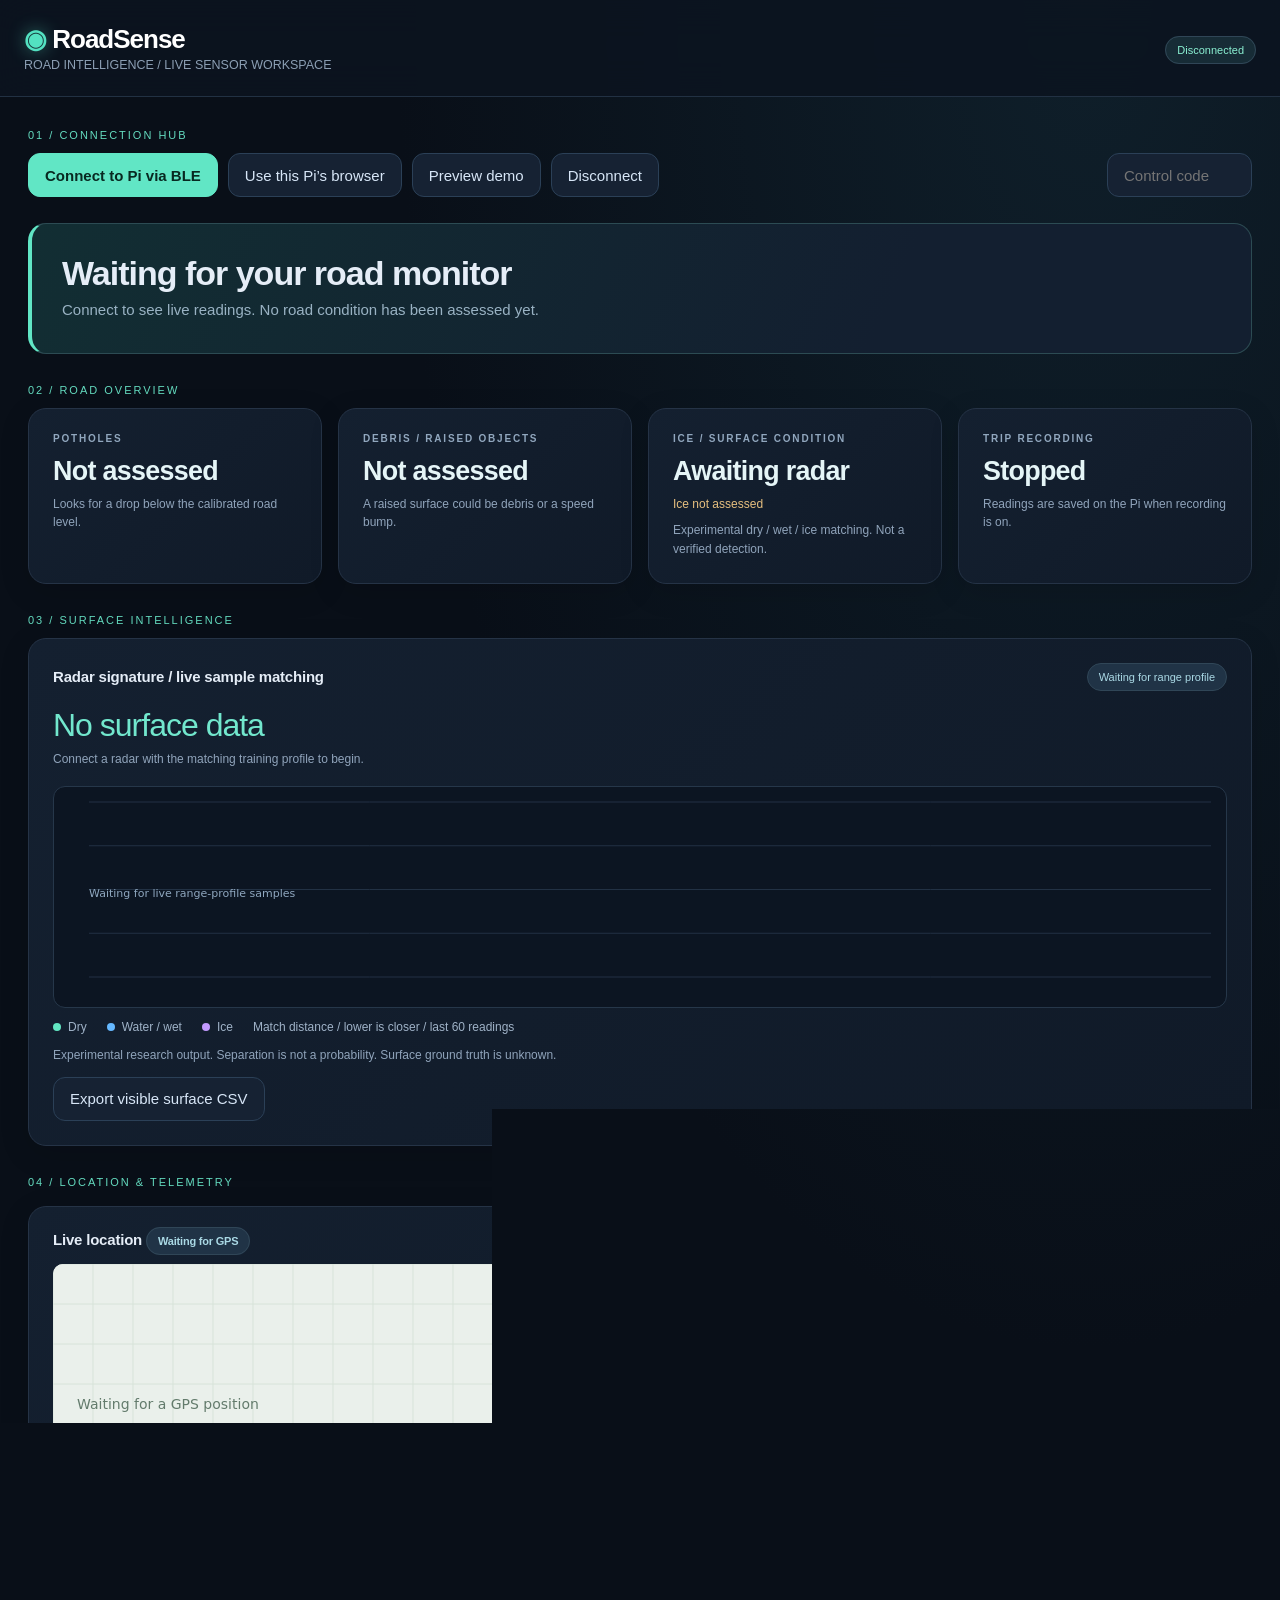
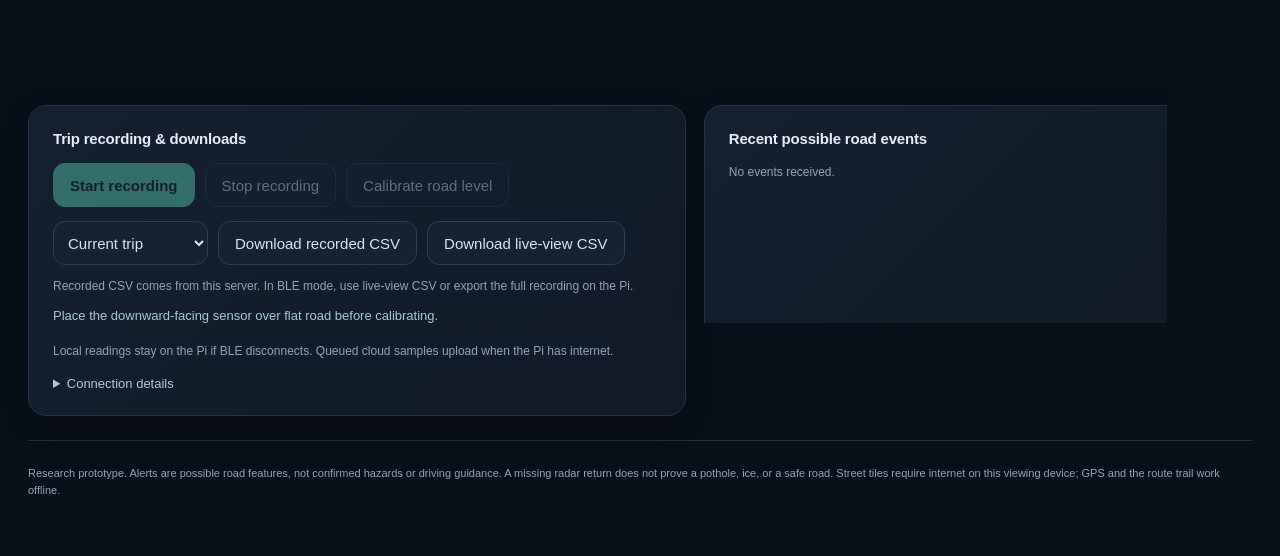
<file: RoadMonitorUnified/web/index.html>
<!doctype html><html lang="en"><head><meta charset="utf-8"><meta name="viewport" content="width=device-width,initial-scale=1"><title>RoadSense | Live road intelligence</title>
<style>
:root{font-family:Inter,system-ui,sans-serif;color:#17312c;background:#f0f4f1;font-size:15px}*{box-sizing:border-box}body{margin:0}header{padding:22px 5%;background:#113c32;color:white;display:flex;align-items:center;justify-content:space-between;gap:20px}h1{font-size:23px;margin:0}header small{color:#b5d6cb}main{max-width:1200px;margin:26px auto;padding:0 24px}.toolbar{display:flex;gap:9px;align-items:center;flex-wrap:wrap}button,input{font:inherit;border-radius:9px;border:1px solid #b9cbc2;padding:10px 13px;background:white;color:#163e32}button{cursor:pointer}button.primary{background:#196d52;color:white;border-color:#196d52}button:disabled{opacity:.4;cursor:default}button:hover{filter:brightness(.96)}input{width:115px} .pill{font-size:12px;padding:7px 11px;border-radius:20px;background:#e7f2ed;color:#204f3d}#connection{background:#31584d;color:white}.banner{padding:21px 24px;border-radius:15px;background:#e1ede6;margin:22px 0;border-left:5px solid #378265}.banner h2{margin:0 0 5px;font-size:24px}.banner p{margin:0;color:#4b655b}.cards{display:grid;grid-template-columns:repeat(4,1fr);gap:14px}.card,.panel{background:white;border:1px solid #dce5df;border-radius:14px;padding:20px}.eyebrow{text-transform:uppercase;letter-spacing:1.5px;font-size:11px;color:#658074;font-weight:700}.value{font-size:24px;font-weight:700;margin:12px 0 8px}.sub{font-size:13px;color:#65766e;line-height:1.55}.layout{display:grid;grid-template-columns:1.25fr 1fr;gap:18px;margin-top:18px}.panel h3{margin:0 0 16px;font-size:16px}.mapwrap{position:relative;border-radius:10px;overflow:hidden;background:#eaf0eb}canvas{display:block;width:100%;height:290px}.mapnote{font-size:11px;color:#65766e;margin-top:8px}.row{display:flex;justify-content:space-between;gap:15px;padding:12px 0;border-bottom:1px solid #e8eee9}.row:last-child{border:0}.row b{font-size:14px}.event{padding:12px 0;border-bottom:1px solid #e8eee9}.event strong{font-size:14px}.event small{display:block;color:#64776c;margin-top:4px}#message{min-height:22px;margin:12px 0;color:#426551;font-size:13px}footer{font-size:12px;color:#65766e;padding:24px 0;line-height:1.6}.warn{color:#9a6315}a{color:#196d52}details{margin-top:15px;font-size:13px}pre{white-space:pre-wrap;word-break:break-word;font-size:11px}.controls{margin-top:14px}.dot{color:#71d4ae}#demoTag{background:#ffe0a7;color:#69420c;display:none}#alert{color:#954800;font-size:13px} @media(max-width:850px){.cards{grid-template-columns:repeat(2,1fr)}.layout{grid-template-columns:1fr}header{align-items:flex-start}main{padding:0 15px}}@media(max-width:440px){.cards{grid-template-columns:1fr}.value{font-size:22px}}

/* Unified responsive instrument panel */
:root{color-scheme:dark;font-family:Inter,"Segoe UI",sans-serif;background:#090f18;color:#e5edf7;font-size:15px}body{background:radial-gradient(ellipse at 85% 0,#142d3a88,transparent 45%),#090f18}header{background:#0c1420dd;border-bottom:1px solid #223143;padding:24px max(24px,calc((100vw - 1360px)/2));backdrop-filter:blur(18px)}h1{letter-spacing:-1px;font-size:26px}header small{color:#8c9fb4}main{max-width:1360px;margin:32px auto;padding:0 28px}.dot{color:#53e1c1;text-shadow:0 0 18px #53e1c177}.toolbar{gap:10px}button,input{background:#162233;border:1px solid #2b4057;color:#d7e6f7;border-radius:12px;min-height:44px;padding:11px 16px}button{transition:transform .2s,background .2s,box-shadow .2s,border-color .2s}button:hover:not(:disabled){transform:translateY(-3px);background:#21364b;border-color:#63dfc2;box-shadow:0 8px 24px #0005;filter:none}button:active:not(:disabled){transform:translateY(0)}button.primary{background:#61e6c5;border-color:#61e6c5;color:#082921;font-weight:700}button.primary:hover:not(:disabled){background:#8af3d9}button:focus-visible,input:focus-visible,summary:focus-visible,a:focus-visible{outline:3px solid #70bfff;outline-offset:4px}input{width:145px}.pill{background:#203346;color:#aad9e5;border:1px solid #304657;font-size:11px}#connection{background:#172c36;color:#8bf1d3}.banner{background:linear-gradient(115deg,#122e33,#131f30 70%);border:1px solid #2c4b53;border-left:4px solid #61e6c5;padding:30px;margin:26px 0;border-radius:18px}.banner h2{font-size:clamp(23px,3vw,34px);letter-spacing:-1px}.banner p{color:#99b2c3;line-height:1.65}.cards{gap:16px}.card,.panel{background:linear-gradient(135deg,#142030,#101a28);border:1px solid #253346;border-radius:18px;padding:24px;min-width:0;box-shadow:0 8px 30px #0002}.card{transition:border-color .25s,transform .25s}.card:hover{border-color:#426476;transform:translateY(-3px)}.eyebrow{color:#91a7be;font-size:10px;letter-spacing:1.8px}.value{font-size:clamp(21px,2.1vw,28px);letter-spacing:-.7px;color:#e5f5f7}.sub,.mapnote,footer{color:#90a4bb}.sub{font-size:12px}.layout{gap:18px;margin-top:18px;grid-template-columns:1.2fr 1fr}.panel h3{font-size:15px;letter-spacing:-.2px}.row,.event{border-color:#253346}.row b{font-size:13px}.mapwrap{background:#eaf0eb}.warn{color:#e6bf7f}#message{color:#a8c8d6}#alert{color:#edc98e}a{color:#7be3cc}summary{cursor:pointer;color:#b0cadd}footer{font-size:11px;border-top:1px solid #223143;margin-top:24px}#surfaceChart{height:220px;width:100%}.chartbox{position:relative;background:#0c1522;border:1px solid #26374a;border-radius:12px;margin:18px 0 12px;overflow:hidden}.legend{display:flex;flex-wrap:wrap;gap:20px;color:#9fb2c7;font-size:12px}.legend i{display:inline-block;width:8px;height:8px;border-radius:50%;margin-right:7px}.surface-head{display:flex;justify-content:space-between;gap:16px;align-items:center}.surface-head h3{margin:0}.surface-value{font-size:32px;letter-spacing:-1px;margin:16px 0 6px;color:#72e7cd}.section-label{color:#64dbbf;font-size:11px;letter-spacing:2px;text-transform:uppercase;margin:30px 0 12px}.card,.panel,.banner{animation:enter .55s both}.cards .card:nth-child(2){animation-delay:.06s}.cards .card:nth-child(3){animation-delay:.12s}.cards .card:nth-child(4){animation-delay:.18s}@keyframes enter{from{opacity:0;transform:translateY(12px)}to{opacity:1;transform:translateY(0)}}
@media(min-width:1600px){main{max-width:1480px}}@media(max-width:1000px){.cards{grid-template-columns:repeat(2,minmax(0,1fr))}.layout{grid-template-columns:1fr}.toolbar{flex-wrap:wrap}}@media(max-width:600px){header{padding:20px;flex-direction:column;gap:14px}header>div:last-child{display:flex;gap:8px;flex-wrap:wrap}main{margin:20px auto;padding:0 14px}.toolbar>button{flex:1 1 43%;font-size:12px}.toolbar>input{flex:1 1 100%;width:100%}.cards{gap:10px}.card,.panel{padding:18px}.card .value{font-size:20px}.banner{padding:22px}.surface-head{flex-wrap:wrap}.row{gap:10px}canvas{height:250px}.section-label{margin-top:24px}}@media(max-width:360px){.cards{grid-template-columns:1fr}}@media(prefers-reduced-motion:reduce){*,*::before,*::after{animation:none!important;transition:none!important;scroll-behavior:auto!important}}
select{font:inherit;background:#162233;color:#d7e6f7;border:1px solid #2b4057;border-radius:12px;min-height:44px;padding:10px}#googleMap{min-height:300px}.card[data-state="alert"]{border-color:#e9ae61;box-shadow:inset 0 2px #e9ae61}.card[data-state="active"]{border-color:#61e6c5}#iceStatus{margin-bottom:8px;color:#e6bf7f}
.map-attribution{position:absolute;bottom:0;right:0;padding:4px 7px;background:#fffffff0;color:#20594c;font-size:10px;z-index:2}
</style></head><body><header><div><h1><span class="dot">◉</span> RoadSense</h1><small>ROAD INTELLIGENCE / LIVE SENSOR WORKSPACE</small></div><div><span class="pill" id="demoTag">DEMO • simulated readings</span> <span class="pill" id="connection">Disconnected</span></div></header>
<main><div class="section-label">01 / Connection hub</div><div class="toolbar"><button class="primary" id="connect">Connect to Pi via BLE</button><button id="local">Use this Pi’s browser</button><button id="demo">Preview demo</button><button id="disconnect">Disconnect</button><span style="flex:1"></span><input id="code" type="password" inputmode="numeric" maxlength="6" placeholder="Control code" aria-label="Six digit control code"></div>
<div class="banner" id="banner"><h2 id="roadTitle">Waiting for your road monitor</h2><p id="roadSub">Connect to see live readings. No road condition has been assessed yet.</p></div>
<div class="section-label">02 / Road overview</div><div class="cards"><section class="card"><div class="eyebrow">Potholes</div><div class="value" id="pothole">Not assessed</div><div class="sub">Looks for a drop below the calibrated road level.</div></section><section class="card"><div class="eyebrow">Debris / raised objects</div><div class="value" id="debris">Not assessed</div><div class="sub">A raised surface could be debris or a speed bump.</div></section><section class="card"><div class="eyebrow">Ice / surface condition</div><div class="value" id="surfaceTile">Awaiting radar</div><div class="sub" id="iceStatus" aria-live="polite">Ice not assessed</div><div class="sub">Experimental dry / wet / ice matching. Not a verified detection.</div></section><section class="card"><div class="eyebrow">Trip recording</div><div class="value" id="recordStatus">Stopped</div><div class="sub" id="recordDetail">Readings are saved on the Pi when recording is on.</div></section></div>
<div class="section-label">03 / Surface intelligence</div><section class="panel"><div class="surface-head"><h3>Radar signature / live sample matching</h3><span class="pill" id="surfaceState">Waiting for range profile</span></div><div class="surface-value" id="surfaceLabel">No surface data</div><div class="sub" id="surfaceDetail">Connect a radar with the matching training profile to begin.</div><div class="chartbox"><canvas id="surfaceChart" role="img" aria-label="Recent dry, wet and ice sample match distances; lower means closer"></canvas></div><div class="legend"><span><i style="background:#62e6c2"></i>Dry</span><span><i style="background:#65b8ff"></i>Water / wet</span><span><i style="background:#c39aff"></i>Ice</span><span>Match distance / lower is closer / last 60 readings</span></div><p class="sub">Experimental research output. Separation is not a probability. Surface ground truth is unknown.</p><button id="exportSurface">Export visible surface CSV</button></section><div class="section-label">04 / Location &amp; telemetry</div><div class="layout"><section class="panel"><h3>Live location <span class="pill" id="gpsStatus">Waiting for GPS</span></h3><div class="mapwrap"><a class="map-attribution" href="https://www.openstreetmap.org/copyright" target="_blank" rel="noopener">&copy; OpenStreetMap contributors</a><canvas id="map" aria-label="GPS position and recent route map"></canvas></div><div class="mapnote" id="mapnote">OpenStreetMap street map / follows Pi GPS automatically. Waiting for a valid GPS fix.</div><div class="toolbar controls"><button id="tiles" class="primary">Use offline route</button><button id="zoomIn" aria-label="Zoom in">+</button><button id="zoomOut" aria-label="Zoom out">−</button><span id="speed" class="pill">— km/h</span></div><div class="sub" id="coordinates" style="margin-top:12px">Location unavailable</div></section>
<section class="panel"><h3>What the sensors are seeing</h3><div class="row"><div><b>Distance to road</b><div class="sub">Downward-facing ToF sensor</div></div><b id="tof">—</b></div><div class="row"><div><b>Road level change</b><div class="sub">Positive = lower surface</div></div><b id="depth">—</b></div><div class="row"><div><b>Vehicle vibration</b><div class="sub">Change from resting acceleration</div></div><b id="shock">—</b></div><div class="row"><div><b>TI radar</b><div class="sub" id="radarDesc">Waiting for valid UART frames</div></div><b id="radar">No data</b></div><div class="row"><div><b>Cloud backup</b><div class="sub" id="cloudDetail">Internet is needed for upload</div></div><b id="cloud">Offline</b></div></section></div>
<div class="layout"><section class="panel"><h3>Trip recording &amp; downloads</h3><div class="toolbar"><button class="primary action" data-command="start">Start recording</button><button class="action" data-command="stop">Stop recording</button><button class="action" data-command="calibrate">Calibrate road level</button></div><div class="toolbar controls"><select id="exportScope" aria-label="Recording export scope"><option value="session">Current trip</option><option value="all">All recorded trips</option></select><button id="downloadRecords">Download recorded CSV</button><button id="downloadLive">Download live-view CSV</button></div><p class="sub" id="downloadNote">Recorded CSV comes from this server. In BLE mode, use live-view CSV or export the full recording on the Pi.</p><p id="message">Place the downward-facing sensor over flat road before calibrating.</p><div id="alert" role="status"></div><div class="sub">Local readings stay on the Pi if BLE disconnects. Queued cloud samples upload when the Pi has internet.</div><details><summary>Connection details</summary><pre id="diagnostics">No data</pre></details></section><section class="panel"><h3>Recent possible road events</h3><div id="events" class="sub">No events received.</div></section></div>
<footer>Research prototype. Alerts are possible road features, not confirmed hazards or driving guidance. A missing radar return does not prove a pothole, ice, or a safe road. Street tiles require internet on this viewing device; GPS and the route trail work offline.</footer></main>
<script>
'use strict';
const $=id=>document.getElementById(id), SERVICE='7b9e0001-6b47-4a4d-8e73-61942c1d7600', TELEMETRY='7b9e0002-6b47-4a4d-8e73-61942c1d7600', CONTROL='7b9e0003-6b47-4a4d-8e73-61942c1d7600';
let mode='', device, control, characteristic, timer, last=0, snapshot=null, rx='',trail=[],center=null,zoom=17,tiles=true,images=new Map(),previewTick=0,previewRecording=false;
function text(id,v){$(id).textContent=v}function fmt(v,unit,d=0){return typeof v==='number'&&Number.isFinite(v)?v.toFixed(d)+' '+unit:'—'}
function actions(enabled){document.querySelectorAll('.action').forEach(b=>b.disabled=!enabled)}actions(false);
function reset(){clearInterval(timer);mode='';control=null;rx='';last=0;snapshot=null;trail=[];center=null;images.clear();if(device?.gatt.connected)device.gatt.disconnect();device=null;text('connection','Disconnected');$('demoTag').style.display='none';actions(false);surfaceHistory=[];surfaceStamp=null;liveRows=[];liveStamp=0;updateSurface({});render({sensor:{},cloud:{},events:[]});drawMap()}
function receive(s){updateSurface(s);captureLive(s);snapshot=s;last=Date.now();actions(true);render(s)}
function render(s){
 const fresh=!!s.sensor_fresh, v=fresh?s.sensor||{}:{}, assessed=fresh&&s.calibrated&&v.depth_mm!=null;
 $('demoTag').style.display=s.demo?'inline-block':'none';
 text('pothole',assessed?(s.current_alert==='Possible pothole'?'Possible drop':'No current alert'):'Not assessed');
 $('pothole').closest('.card').dataset.state=assessed&&s.current_alert==='Possible pothole'?'alert':'';$('debris').closest('.card').dataset.state=assessed&&s.current_alert==='Possible raised object'?'alert':'';
 text('debris',assessed?(s.current_alert==='Possible raised object'?'Possible object':'No current alert'):'Not assessed');
 const event=(s.events||[])[0],recent=fresh&&event&&Math.abs(s.time-event.time)<5;
 text('roadTitle',!fresh?'Waiting for fresh sensor data':!s.calibrated?'Calibrate before assessing road':recent?event.label:'Monitoring road changes');
 text('roadSub',!fresh?'Check the sensor cable or BLE connection. Previous readings are not live.':!s.calibrated?'Keep the sensor still over a flat surface and press Calibrate road level.':recent?'Candidate event only. Review the recorded readings to confirm.':'No current alert does not mean the road is safe or ice-free.');
 $('banner').style.borderLeftColor=recent?'#cb8a29':'#378265';
 text('tof',fmt(v.tof_mm,'mm'));text('depth',fmt(v.depth_mm,'mm'));text('shock',fmt(v.shock_g,'g',2));
 text('radar',s.radar_fresh?`${s.radar?.road_points??0} returns`:'No live data');
 text('radarDesc',s.radar_fresh?(s.radar.height_mm==null?'Object data only • mounting geometry not available':`Experimental road height: ${fmt(s.radar.height_mm,'mm')}`):'Waiting for valid UART frames');
 text('recordStatus',s.recording?'Recording':'Stopped');text('recordDetail',`${s.saved||0} total saved records on Pi`);
 const c=s.cloud||{};text('cloud',c.error?'Upload paused':!c.enabled?'Disabled':c.pending?'Queued':c.last_sync?'Synced':'Ready');
 text('cloudDetail',c.error||`${c.pending||0} queued • ${c.last_sync?'last synced '+new Date(c.last_sync*1000).toLocaleTimeString():'no upload confirmed yet'}`);
 text('message',s.message||'Connect to your Pi to begin.');text('diagnostics',JSON.stringify({errors:s.errors||{},session:s.session,calibrating:s.calibrating,sensor_fresh:s.sensor_fresh,radar_fresh:s.radar_fresh},null,2));
 const fix=fresh&&v.gps_fix; text('gpsStatus',fix?'GPS live':'No live GPS fix');text('speed',fmt(v.speed_kmh,'km/h',1));
 if(fix){center=[v.lat,v.lon];let previous=trail.at(-1);if(!previous||previous[0]!==v.lat||previous[1]!==v.lon)trail.push(center);if(trail.length>2000)trail.shift();text('coordinates',`${v.lat.toFixed(6)}, ${v.lon.toFixed(6)} • ${v.satellites??'—'} satellites`)}else{text('coordinates','No live GPS position • last known trail retained')}
 $('events').replaceChildren();for(const e of s.events||[]){let div=document.createElement('div');div.className='event';let b=document.createElement('strong');b.textContent=e.label;let small=document.createElement('small');small.textContent=new Date(e.time*1000).toLocaleTimeString()+' · '+e.evidence+' · Unverified';div.append(b,small);$('events').append(div)}if(!s.events?.length)text('events','No events received.');drawMap();
}
$('connect').onclick=async()=>{reset();try{if(!navigator.bluetooth)throw Error('Use desktop Chrome or Edge on Windows/macOS with Bluetooth enabled.');device=await navigator.bluetooth.requestDevice({filters:[{services:[SERVICE]}]});device.addEventListener('gattserverdisconnected',()=>{mode='';actions(false);text('connection','BLE disconnected')});const g=await device.gatt.connect(),service=await g.getPrimaryService(SERVICE);control=await service.getCharacteristic(CONTROL);characteristic=await service.getCharacteristic(TELEMETRY);characteristic.addEventListener('characteristicvaluechanged',e=>{const str=new TextDecoder().decode(e.target.value);for(const ch of str){if(ch==='\x1e')rx='';else if(ch==='\n'){try{receive(JSON.parse(rx))}catch{}rx=''}else rx+=ch;if(rx.length>16384)rx=''}});await characteristic.startNotifications();mode='ble';actions(true);text('connection','BLE connected');text('alert','')}catch(e){text('alert',e.message)}};
$('local').onclick=()=>{reset();mode='local';text('connection','Pi local browser');async function poll(){try{const r=await fetch('/api/state');if(!r.ok)throw Error('Open this mode from the Pi app at localhost:8000.');receive(await r.json());actions(true)}catch(e){text('alert',e.message);actions(false)}}poll();timer=setInterval(poll,800)};
$('disconnect').onclick=reset;
for(const b of document.querySelectorAll('.action'))b.onclick=async()=>{try{const cmd=b.dataset.command;if(mode==='preview'){if(cmd==='start')previewRecording=true;if(cmd==='stop')previewRecording=false;if(cmd==='calibrate')text('alert','Preview calibration only. No hardware was changed.');return}const code=$('code').value;if(!/^\d{6}$/.test(code))throw Error('Enter the six-digit control code used when you started app.py.');if(mode==='ble'){await control.writeValueWithResponse(new TextEncoder().encode(code+':'+cmd));text('alert','Command sent. Check the status for confirmation.')}else if(mode==='local'){const r=await fetch('/api/command',{method:'POST',headers:{'Content-Type':'application/json','X-Control-Code':code},body:JSON.stringify({command:cmd})});if(!r.ok)throw Error('Command rejected. Check the control code.')}else throw Error('Connect first.')}catch(e){text('alert',e.message)}};
$('demo').onclick=()=>{reset();mode='preview';previewTick=0;previewRecording=false;actions(true);text('connection','Demo preview');text('alert','Simulated data only. Preview recording does not save files or upload.');function tick(){const i=previewTick++,dip=i%20>14,raised=i%20>7&&i%20<11;receive({demo:true,current_alert:dip?'Possible pothole':raised?'Possible raised object':null,time:Date.now()/1000,sensor_fresh:true,radar_fresh:true,calibrated:true,recording:previewRecording,saved:0,sensor:{tof_mm:dip?660:raised?510:580,depth_mm:dip?80:raised?-70:0,shock_g:.03,gps_fix:true,lat:32.985+.0005*Math.sin(i/35),lon:-96.75+.0005*Math.cos(i/35),speed_kmh:8,satellites:9},radar:{road_points:5,height_mm:null},cloud:{enabled:false,pending:0},events:dip?[{time:Date.now()/1000,label:'Possible pothole',evidence:'Simulated ToF'}]:[],message:'Demo only — connect your Pi for measured readings.'})}tick();timer=setInterval(tick,800)};
// Dependency-free map: OSM tiles are optional. Offline route is a georeferenced grid.
function project(p){const n=256*2**zoom,lat=Math.max(-85.0511,Math.min(85.0511,p[0]))*Math.PI/180;return [(p[1]+180)/360*n,(1-Math.log(Math.tan(lat)+1/Math.cos(lat))/Math.PI)/2*n]}
function drawMap(){const cv=$('map'),w=cv.clientWidth,h=cv.clientHeight,dpr=devicePixelRatio||1;cv.width=w*dpr;cv.height=h*dpr;const ctx=cv.getContext('2d');ctx.scale(dpr,dpr);ctx.fillStyle='#eaf0eb';ctx.fillRect(0,0,w,h);ctx.strokeStyle='#d7e3d9';for(let x=0;x<w;x+=40){ctx.beginPath();ctx.moveTo(x,0);ctx.lineTo(x,h);ctx.stroke()}for(let y=0;y<h;y+=40){ctx.beginPath();ctx.moveTo(0,y);ctx.lineTo(w,y);ctx.stroke()}if(!center){ctx.fillStyle='#637b6c';ctx.font='14px system-ui';ctx.fillText('Waiting for a GPS position',24,h/2);return}
 const [cx,cy]=project(center),left=cx-w/2,top=cy-h/2;
 if(tiles){const count=2**zoom;for(let tx=Math.floor(left/256);tx<=Math.floor((left+w)/256);tx++)for(let ty=Math.floor(top/256);ty<=Math.floor((top+h)/256);ty++){if(ty<0||ty>=count)continue;const x=(tx%count+count)%count,key=`${zoom}/${x}/${ty}`;let img=images.get(key);if(!img){img=new Image();images.set(key,img);img.onload=drawMap;img.onerror=()=>text('mapnote','Street map unavailable • offline route remains visible.');img.src=`https://tile.openstreetmap.org/${key}.png`;if(images.size>150)images.delete(images.keys().next().value)}if(img.complete&&img.naturalWidth)ctx.drawImage(img,tx*256-left,ty*256-top,256,256)}}
 for(const e of snapshot?.events||[]){if(!Number.isFinite(e.lat)||!Number.isFinite(e.lon))continue;const [ex,ey]=project([e.lat,e.lon]);ctx.fillStyle='#b45d20';ctx.beginPath();ctx.arc(ex-left,ey-top,10,0,Math.PI*2);ctx.fill();ctx.fillStyle='white';ctx.font='bold 10px system-ui';ctx.fillText(e.label==='Possible pothole'?'P':'D',ex-left-3,ey-top+4)}
 ctx.lineWidth=4;ctx.strokeStyle='#198663';ctx.beginPath();trail.forEach((p,i)=>{const [x,y]=project(p);i?ctx.lineTo(x-left,y-top):ctx.moveTo(x-left,y-top)});ctx.stroke();ctx.fillStyle='#176d53';ctx.beginPath();ctx.arc(w/2,h/2,8,0,Math.PI*2);ctx.fill();ctx.lineWidth=3;ctx.strokeStyle='white';ctx.stroke();ctx.fillStyle='#274e3e';ctx.font='12px system-ui';ctx.fillText('N ↑',w-40,22);
 const meters=100*Math.cos(center[0]*Math.PI/180)*40075016.686/(256*2**zoom);ctx.fillText(`${Math.round(meters)} m`,15,h-22);ctx.fillRect(15,h-17,100,2);
}
$('tiles').onclick=()=>{tiles=!tiles;images.clear();text('tiles',tiles?'Use offline route':'Show street map');$('mapnote').replaceChildren();if(tiles){const a=document.createElement('a');a.href='https://www.openstreetmap.org/copyright';a.textContent='© OpenStreetMap contributors';a.target='_blank';a.rel='noopener';$('mapnote').append(a,document.createTextNode(' • internet required'))}else text('mapnote','Offline GPS trail • no street tiles loaded');drawMap()};$('zoomIn').onclick=()=>{zoom=Math.min(19,zoom+1);drawMap()};$('zoomOut').onclick=()=>{zoom=Math.max(3,zoom-1);drawMap()};window.addEventListener('resize',drawMap);

let surfaceHistory=[],surfaceStamp=null;
function updateSurface(s){
 let p=s.surface;
 if(mode==='preview'){const n=previewTick, k=Math.floor(n/12)%3;p={fresh:true,label:['dry','water/wet','ice'][k],time:s.time,margin:.48,distances:[0,1,2].map(j=>.35+Math.abs(j-k)*1.2+.15*Math.sin(n/3+j))}}
 if(mode==='preview'&&p)s.surface=p;
 const valid=p?.fresh && Array.isArray(p.distances)&&p.distances.length===3&&p.distances.every(Number.isFinite);
 text('surfaceTile',valid?p.label:'Awaiting radar');text('iceStatus',!valid?'Ice not assessed':p.label==='ice'?'Possible ice / experimental match':p.label==='unknown'?'Surface unknown / ice not ruled out':'Ice not ruled out');$('surfaceTile').closest('.card').dataset.state=valid&&p.label==='ice'?'alert':'';text('surfaceLabel',valid?p.label.toUpperCase():'No live surface data');text('surfaceState',valid?(s.demo?'SIMULATED / experimental':'LIVE / experimental'):'Waiting for range profile');
 text('surfaceDetail',valid?`Separation margin ${Number.isFinite(p.margin)?p.margin.toFixed(3):'unavailable'} / scores are not probabilities`:'Enable --surface on the local server. Matching data and training configuration are required.');
 if(valid&&p.time!==surfaceStamp){surfaceStamp=p.time;surfaceHistory.push({time:p.time,label:p.label,distances:p.distances,margin:p.margin,demo:!!s.demo});if(surfaceHistory.length>60)surfaceHistory.shift()}drawSurface();
}
function drawSurface(){const c=$('surfaceChart'),w=c.clientWidth,h=c.clientHeight,d=devicePixelRatio||1;c.width=w*d;c.height=h*d;const g=c.getContext('2d');g.scale(d,d);g.font='11px system-ui';g.fillStyle='#8fa7bf';const pad=35;for(let i=0;i<5;i++){let y=15+i*(h-45)/4;g.strokeStyle='#223144';g.beginPath();g.moveTo(pad,y);g.lineTo(w-15,y);g.stroke()}if(!surfaceHistory.length){g.fillText('Waiting for live range-profile samples',pad,h/2);return}const max=Math.max(1,...surfaceHistory.flatMap(p=>p.distances))*1.1;g.fillText(max.toFixed(1),5,20);g.fillText('0',15,h-25);['#62e6c2','#65b8ff','#c39aff'].forEach((color,k)=>{g.strokeStyle=color;g.lineWidth=2;g.beginPath();surfaceHistory.forEach((p,i)=>{const x=pad+i/59*(w-pad-15),y=h-30-p.distances[k]/max*(h-45);i?g.lineTo(x,y):g.moveTo(x,y)});g.stroke()})}
$('exportSurface').onclick=()=>{if(!surfaceHistory.length){text('alert','No surface readings to export.');return}const rows=['timestamp,label,dry_distance,wet_distance,ice_distance,separation_margin,simulated',...surfaceHistory.map(p=>[new Date(p.time*1000).toISOString(),p.label,...p.distances,p.margin,p.demo].join(','))];const u=URL.createObjectURL(new Blob([rows.join('\n')],{type:'text/csv'})),a=document.createElement('a');a.href=u;a.download='roadsense-surface.csv';a.click();setTimeout(()=>URL.revokeObjectURL(u),1000)};
window.addEventListener('resize',drawSurface);drawSurface();


let liveRows=[],liveStamp=0;
const LIVE_HEADERS=['Timestamp (UTC)','Session ID','Pothole candidate','Debris / raised object candidate','Surface match (experimental)','Verified hazard','Latitude (deg)','Longitude (deg)','Speed (km/h)','GPS fix','Satellites','Road distance (mm)','Road drop (mm)','Vibration (g)','Acceleration X (g)','Acceleration Y (g)','Acceleration Z (g)','Radar road returns','Radar height (mm)','Dry match distance','Wet match distance','Ice match distance','Separation margin (not probability)','Simulated','Recording','Cloud queue'];
function captureLive(s){if(!s.time||s.time===liveStamp)return;liveStamp=s.time;const v=s.sensor_fresh?s.sensor||{}:{},p=s.surface?.fresh?s.surface:{},r=s.radar_fresh?s.radar||{}:{},a=s.sensor_fresh&&s.calibrated&&v.depth_mm!=null,d=p.distances||[];liveRows.push([new Date(s.time*1000).toISOString(),s.session,a?s.current_alert==='Possible pothole':null,a?s.current_alert==='Possible raised object':null,mode==='preview'?['dry','water/wet','ice'][Math.floor(previewTick/12)%3]:p.label,false,v.gps_fix?v.lat:null,v.gps_fix?v.lon:null,v.speed_kmh,v.gps_fix,v.satellites,v.tof_mm,v.depth_mm,v.shock_g,v.ax,v.ay,v.az,r.road_points,r.height_mm,...[0,1,2].map(i=>d[i]),p.margin,!!s.demo,!!s.recording,s.cloud?.pending]);if(liveRows.length>10000)liveRows.shift()}
function saveCSV(headers,rows,filename){const cell=v=>{if(v==null)return '';if(typeof v==='boolean')return v?'Yes':'No';if(typeof v==='number')return Number.isFinite(v)?String(Math.round(v*1e6)/1e6):'';let x=String(v);if(/^[\s]*[=+@-]/.test(x))x="'"+x;return '"'+x.replaceAll('"','""')+'"'};const data='\ufeff'+[headers,...rows].map(row=>row.map(cell).join(',')).join('\r\n');downloadBlob(new Blob([data],{type:'text/csv;charset=utf-8'}),filename)}
function downloadBlob(blob,name){const u=URL.createObjectURL(blob),a=document.createElement('a');a.href=u;a.download=name;a.click();setTimeout(()=>URL.revokeObjectURL(u),1000)}
$('downloadLive').onclick=()=>{if(!liveRows.length)return text('alert','Connect or preview first to collect live readings.');saveCSV(LIVE_HEADERS,liveRows,'roadsense-live-view.csv');text('downloadNote',`Downloaded ${liveRows.length} received readings. Live-view files contain this browser's recent readings only.`)};
$('downloadRecords').onclick=async()=>{try{if(mode!=='local')throw Error('For full recordings, open the Pi server dashboard (or an SSH tunnel) and connect to its local API. BLE live-view CSV is available here.');const code=$('code').value;if(!/^\d{6}$/.test(code))throw Error('Enter your six-digit control code.');const session=$('exportScope').value==='session'?snapshot?.session:null;if($('exportScope').value==='session'&&!session)throw Error('No current trip. Select all recorded trips or start recording.');const r=await fetch('/api/export',{method:'POST',headers:{'Content-Type':'application/json','X-Control-Code':code},body:JSON.stringify({session})});if(!r.ok)throw Error('Download rejected. Check the control code.');downloadBlob(await r.blob(),'roadsense-'+(session?'trip':'all-trips')+'.csv');text('downloadNote','Downloaded the saved Pi records, including unit-labeled sensor readings, surface matches and cloud sync status.')}catch(e){text('alert',e.message)}};

setInterval(()=>{if(last&&Date.now()-last>4000){actions(false);updateSurface({});render({...snapshot,sensor_fresh:false,radar_fresh:false});text('connection','Data interrupted')}} ,1000);drawMap();
</script></body></html>
</file>
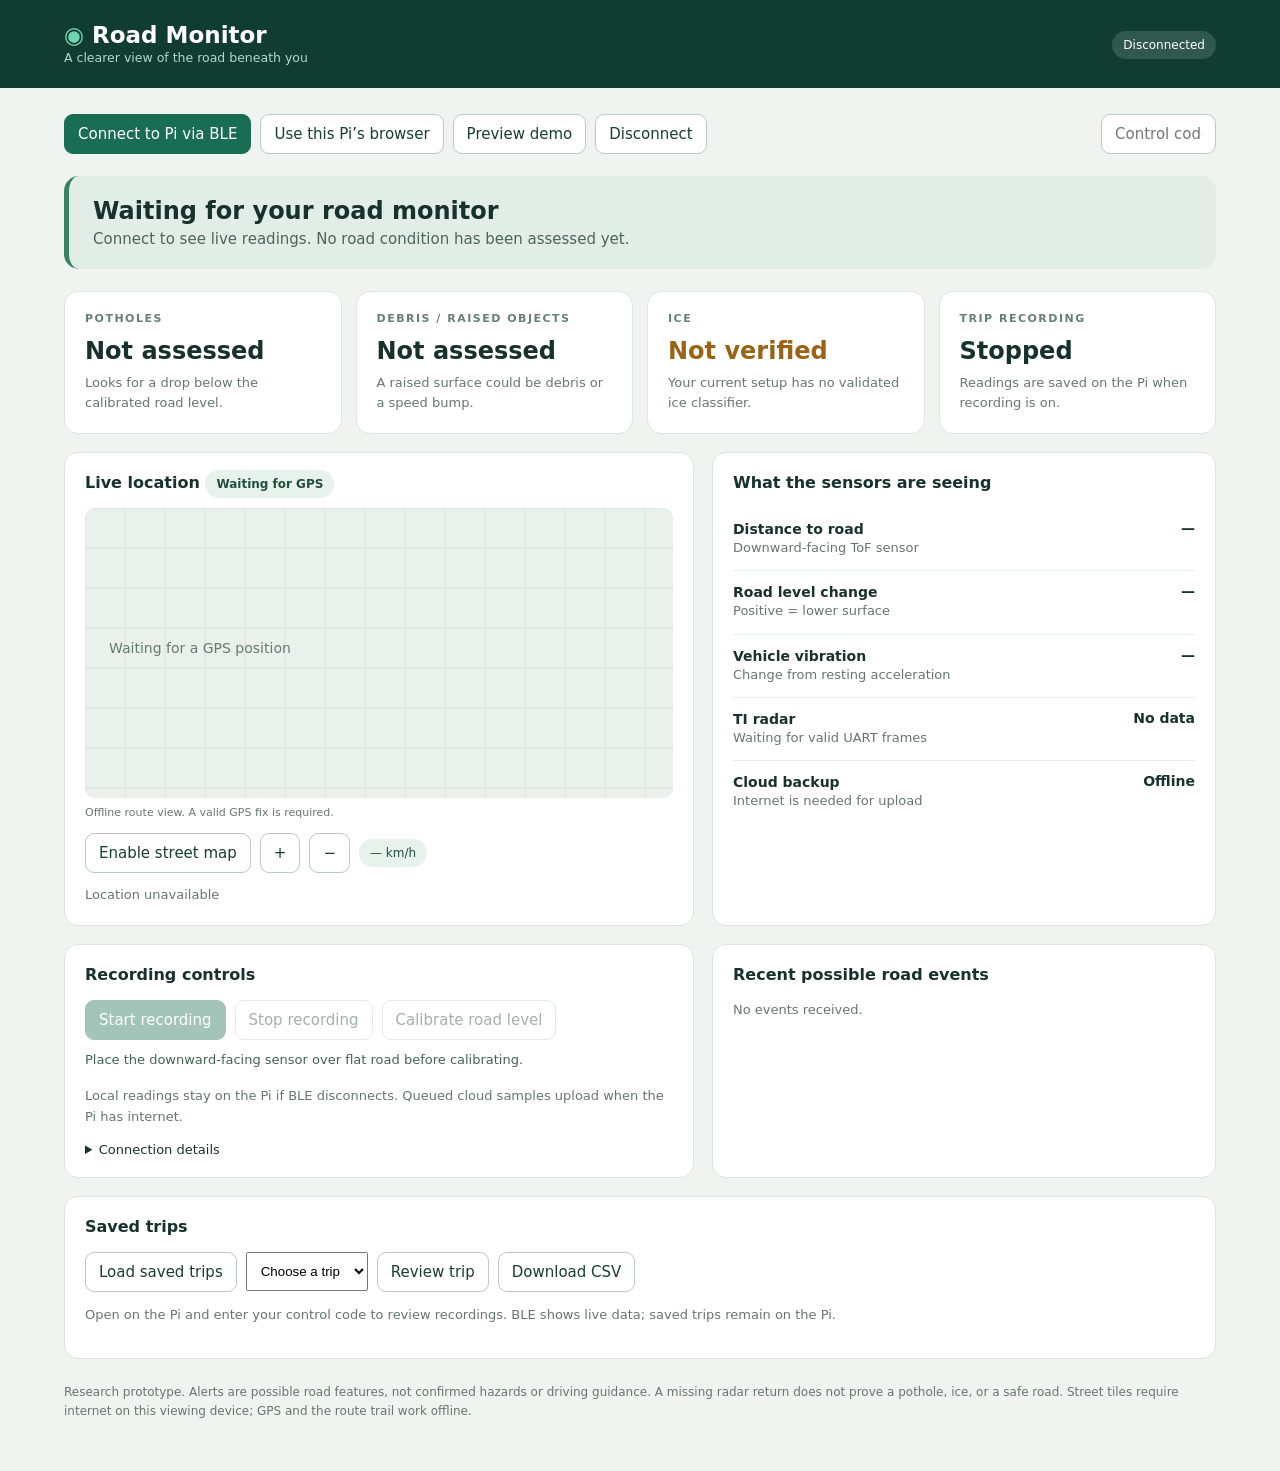
<file: RoadMonitorBLE(22221)/RoadMonitorBLE/web/index.html>
<!doctype html><html lang="en"><head><meta charset="utf-8"><meta name="viewport" content="width=device-width,initial-scale=1"><title>Road Monitor</title>
<style>
:root{font-family:Inter,system-ui,sans-serif;color:#17312c;background:#f0f4f1;font-size:15px}*{box-sizing:border-box}body{margin:0}header{padding:22px 5%;background:#113c32;color:white;display:flex;align-items:center;justify-content:space-between;gap:20px}h1{font-size:23px;margin:0}header small{color:#b5d6cb}main{max-width:1200px;margin:26px auto;padding:0 24px}.toolbar{display:flex;gap:9px;align-items:center;flex-wrap:wrap}button,input{font:inherit;border-radius:9px;border:1px solid #b9cbc2;padding:10px 13px;background:white;color:#163e32}button{cursor:pointer}button.primary{background:#196d52;color:white;border-color:#196d52}button:disabled{opacity:.4;cursor:default}button:hover{filter:brightness(.96)}input{width:115px} .pill{font-size:12px;padding:7px 11px;border-radius:20px;background:#e7f2ed;color:#204f3d}#connection{background:#31584d;color:white}.banner{padding:21px 24px;border-radius:15px;background:#e1ede6;margin:22px 0;border-left:5px solid #378265}.banner h2{margin:0 0 5px;font-size:24px}.banner p{margin:0;color:#4b655b}.cards{display:grid;grid-template-columns:repeat(4,1fr);gap:14px}.card,.panel{background:white;border:1px solid #dce5df;border-radius:14px;padding:20px}.eyebrow{text-transform:uppercase;letter-spacing:1.5px;font-size:11px;color:#658074;font-weight:700}.value{font-size:24px;font-weight:700;margin:12px 0 8px}.sub{font-size:13px;color:#65766e;line-height:1.55}.layout{display:grid;grid-template-columns:1.25fr 1fr;gap:18px;margin-top:18px}.panel h3{margin:0 0 16px;font-size:16px}.mapwrap{position:relative;border-radius:10px;overflow:hidden;background:#eaf0eb}canvas{display:block;width:100%;height:290px}.mapnote{font-size:11px;color:#65766e;margin-top:8px}.row{display:flex;justify-content:space-between;gap:15px;padding:12px 0;border-bottom:1px solid #e8eee9}.row:last-child{border:0}.row b{font-size:14px}.event{padding:12px 0;border-bottom:1px solid #e8eee9}.event strong{font-size:14px}.event small{display:block;color:#64776c;margin-top:4px}#message{min-height:22px;margin:12px 0;color:#426551;font-size:13px}footer{font-size:12px;color:#65766e;padding:24px 0;line-height:1.6}.warn{color:#9a6315}a{color:#196d52}details{margin-top:15px;font-size:13px}pre{white-space:pre-wrap;word-break:break-word;font-size:11px}.controls{margin-top:14px}.dot{color:#71d4ae}#demoTag{background:#ffe0a7;color:#69420c;display:none}#alert{color:#954800;font-size:13px} @media(max-width:850px){.cards{grid-template-columns:repeat(2,1fr)}.layout{grid-template-columns:1fr}header{align-items:flex-start}main{padding:0 15px}}@media(max-width:440px){.cards{grid-template-columns:1fr}.value{font-size:22px}}
</style></head><body><header><div><h1><span class="dot">◉</span> Road Monitor</h1><small>A clearer view of the road beneath you</small></div><div><span class="pill" id="demoTag">DEMO • simulated readings</span> <span class="pill" id="connection">Disconnected</span></div></header>
<main><div class="toolbar"><button class="primary" id="connect">Connect to Pi via BLE</button><button id="local">Use this Pi’s browser</button><button id="demo">Preview demo</button><button id="disconnect">Disconnect</button><span style="flex:1"></span><input id="code" type="password" inputmode="numeric" maxlength="6" placeholder="Control code" aria-label="Six digit control code"></div>
<div class="banner" id="banner"><h2 id="roadTitle">Waiting for your road monitor</h2><p id="roadSub">Connect to see live readings. No road condition has been assessed yet.</p></div>
<div class="cards"><section class="card"><div class="eyebrow">Potholes</div><div class="value" id="pothole">Not assessed</div><div class="sub">Looks for a drop below the calibrated road level.</div></section><section class="card"><div class="eyebrow">Debris / raised objects</div><div class="value" id="debris">Not assessed</div><div class="sub">A raised surface could be debris or a speed bump.</div></section><section class="card"><div class="eyebrow">Ice</div><div class="value warn">Not verified</div><div class="sub">Your current setup has no validated ice classifier.</div></section><section class="card"><div class="eyebrow">Trip recording</div><div class="value" id="recordStatus">Stopped</div><div class="sub" id="recordDetail">Readings are saved on the Pi when recording is on.</div></section></div>
<div class="layout"><section class="panel"><h3>Live location <span class="pill" id="gpsStatus">Waiting for GPS</span></h3><div class="mapwrap"><canvas id="map" aria-label="GPS position and recent route map"></canvas></div><div class="mapnote" id="mapnote">Offline route view. A valid GPS fix is required.</div><div class="toolbar controls"><button id="tiles">Enable street map</button><button id="zoomIn" aria-label="Zoom in">+</button><button id="zoomOut" aria-label="Zoom out">−</button><span id="speed" class="pill">— km/h</span></div><div class="sub" id="coordinates" style="margin-top:12px">Location unavailable</div></section>
<section class="panel"><h3>What the sensors are seeing</h3><div class="row"><div><b>Distance to road</b><div class="sub">Downward-facing ToF sensor</div></div><b id="tof">—</b></div><div class="row"><div><b>Road level change</b><div class="sub">Positive = lower surface</div></div><b id="depth">—</b></div><div class="row"><div><b>Vehicle vibration</b><div class="sub">Change from resting acceleration</div></div><b id="shock">—</b></div><div class="row"><div><b>TI radar</b><div class="sub" id="radarDesc">Waiting for valid UART frames</div></div><b id="radar">No data</b></div><div class="row"><div><b>Cloud backup</b><div class="sub" id="cloudDetail">Internet is needed for upload</div></div><b id="cloud">Offline</b></div></section></div>
<div class="layout"><section class="panel"><h3>Recording controls</h3><div class="toolbar"><button class="primary action" data-command="start">Start recording</button><button class="action" data-command="stop">Stop recording</button><button class="action" data-command="calibrate">Calibrate road level</button></div><p id="message">Place the downward-facing sensor over flat road before calibrating.</p><div id="alert" role="status"></div><div class="sub">Local readings stay on the Pi if BLE disconnects. Queued cloud samples upload when the Pi has internet.</div><details><summary>Connection details</summary><pre id="diagnostics">No data</pre></details></section><section class="panel"><h3>Recent possible road events</h3><div id="events" class="sub">No events received.</div></section></div>
<section class="panel" style="margin-top:18px"><h3>Saved trips</h3><div class="toolbar"><button id="loadTrips">Load saved trips</button><select id="trip" aria-label="Saved trip" style="max-width:100%;padding:10px"><option value="">Choose a trip</option></select><button id="reviewTrip">Review trip</button><button id="exportTrip">Download CSV</button></div><p class="sub" id="historyStatus">Open on the Pi and enter your control code to review recordings. BLE shows live data; saved trips remain on the Pi.</p><div id="historyRows" class="sub"></div></section><footer>Research prototype. Alerts are possible road features, not confirmed hazards or driving guidance. A missing radar return does not prove a pothole, ice, or a safe road. Street tiles require internet on this viewing device; GPS and the route trail work offline.</footer></main>
<script>
'use strict';
const $=id=>document.getElementById(id), SERVICE='7b9e0001-6b47-4a4d-8e73-61942c1d7600', TELEMETRY='7b9e0002-6b47-4a4d-8e73-61942c1d7600', CONTROL='7b9e0003-6b47-4a4d-8e73-61942c1d7600';
let mode='', device, control, characteristic, timer, last=0, snapshot=null, rx='',trail=[],center=null,zoom=17,tiles=false,images=new Map(),previewTick=0,previewRecording=false;
function text(id,v){$(id).textContent=v}function fmt(v,unit,d=0){return typeof v==='number'&&Number.isFinite(v)?v.toFixed(d)+' '+unit:'—'}
function actions(enabled){document.querySelectorAll('.action').forEach(b=>b.disabled=!enabled)}actions(false);
function reset(){clearInterval(timer);mode='';control=null;rx='';last=0;snapshot=null;trail=[];center=null;images.clear();if(device?.gatt.connected)device.gatt.disconnect();device=null;text('connection','Disconnected');$('demoTag').style.display='none';actions(false);render({sensor:{},cloud:{},events:[]});drawMap()}
function receive(s){snapshot=s;last=Date.now();actions(true);text('connection',mode==='ble'?'BLE connected':mode==='preview'?'Demo preview':'Pi local browser');render(s)}
function render(s){
 const fresh=!!s.sensor_fresh, v=fresh?s.sensor||{}:{}, assessed=fresh&&s.calibrated&&v.depth_mm!=null;
 $('demoTag').style.display=s.demo?'inline-block':'none';
 text('pothole',assessed?(s.current_alert==='Possible pothole'?'Possible drop':'No current alert'):'Not assessed');
 text('debris',assessed?(s.current_alert==='Possible raised object'?'Possible object':'No current alert'):'Not assessed');
 const event=(s.events||[])[0],recent=fresh&&event&&Math.abs(s.time-event.time)<5;
 text('roadTitle',!fresh?'Waiting for fresh sensor data':!s.calibrated?'Calibrate before assessing road':recent?event.label:'Monitoring road changes');
 text('roadSub',!fresh?'Check the sensor cable or BLE connection. Previous readings are not live.':!s.calibrated?'Keep the sensor still over a flat surface and press Calibrate road level.':recent?'Candidate event only. Review the recorded readings to confirm.':'No current alert does not mean the road is safe or ice-free.');
 $('banner').style.borderLeftColor=recent?'#cb8a29':'#378265';
 text('tof',fmt(v.tof_mm,'mm'));text('depth',fmt(v.depth_mm,'mm'));text('shock',fmt(v.shock_g,'g',2));
 text('radar',s.radar_fresh?`${s.radar?.road_points??0} returns`:'No live data');
 text('radarDesc',s.radar_fresh?(s.radar.height_mm==null?'Object data only • mounting geometry not available':`Experimental road height: ${fmt(s.radar.height_mm,'mm')}`):'Waiting for valid UART frames');
 text('recordStatus',!fresh&&s.recording?'Last known: recording':s.recording?'Recording':'Stopped');text('recordDetail',`${s.saved||0} total saved records on Pi`);
 const c=s.cloud||{};text('cloud',!fresh?'Status unavailable':c.error?'Upload paused':!c.enabled?'Disabled':c.pending?'Queued':c.last_sync?'Synced':'Ready');
 text('cloudDetail',c.error||`${c.pending||0} queued • ${c.last_sync?'last synced '+new Date(c.last_sync*1000).toLocaleTimeString():'no upload confirmed yet'}`);
 text('message',s.message||'Connect to your Pi to begin.');text('diagnostics',JSON.stringify({errors:s.errors||{},session:s.session,calibrating:s.calibrating,sensor_fresh:s.sensor_fresh,radar_fresh:s.radar_fresh},null,2));
 const fix=fresh&&v.gps_fix; text('gpsStatus',fix?'GPS live':'No live GPS fix');text('speed',fmt(v.speed_kmh,'km/h',1));
 if(fix){center=[v.lat,v.lon];let previous=trail.at(-1);if(!previous||previous[0]!==v.lat||previous[1]!==v.lon)trail.push(center);if(trail.length>2000)trail.shift();text('coordinates',`${v.lat.toFixed(6)}, ${v.lon.toFixed(6)} • ${v.satellites??'—'} satellites`)}else{text('coordinates','No live GPS position • last known trail retained')}
 $('events').replaceChildren();for(const e of s.events||[]){let div=document.createElement('div');div.className='event';let b=document.createElement('strong');b.textContent=e.label;let small=document.createElement('small');small.textContent=new Date(e.time*1000).toLocaleTimeString()+' · '+e.evidence+' · Unverified';div.append(b,small);$('events').append(div)}if(!s.events?.length)text('events','No events received.');drawMap();
}
$('connect').onclick=async()=>{reset();try{if(!navigator.bluetooth)throw Error('Use desktop Chrome or Edge on Windows/macOS with Bluetooth enabled.');device=await navigator.bluetooth.requestDevice({filters:[{services:[SERVICE]}]});device.addEventListener('gattserverdisconnected',()=>{mode='';actions(false);text('connection','BLE disconnected')});mode='ble';const g=await device.gatt.connect(),service=await g.getPrimaryService(SERVICE);control=await service.getCharacteristic(CONTROL);characteristic=await service.getCharacteristic(TELEMETRY);characteristic.addEventListener('characteristicvaluechanged',e=>{const str=new TextDecoder().decode(e.target.value);for(const ch of str){if(ch==='\x1e')rx='';else if(ch==='\n'){try{receive(JSON.parse(rx))}catch{}rx=''}else rx+=ch;if(rx.length>16384)rx=''}});await characteristic.startNotifications();mode='ble';actions(true);text('connection','BLE connected');text('alert','')}catch(e){text('alert',e.message)}};
$('local').onclick=()=>{reset();mode='local';text('connection','Pi local browser');async function poll(){try{const r=await fetch('/api/state');if(!r.ok)throw Error('Open this mode from the Pi app at localhost:8000.');receive(await r.json());actions(true)}catch(e){text('alert',e.message);actions(false)}}poll();timer=setInterval(poll,800)};
$('disconnect').onclick=reset;
for(const b of document.querySelectorAll('.action'))b.onclick=async()=>{try{const cmd=b.dataset.command;if(mode==='preview'){if(cmd==='start')previewRecording=true;if(cmd==='stop')previewRecording=false;if(cmd==='calibrate')text('alert','Preview calibration only. No hardware was changed.');return}const code=$('code').value;if(!/^\d{6}$/.test(code))throw Error('Enter the six-digit control code used when you started app.py.');if(mode==='ble'){await control.writeValueWithResponse(new TextEncoder().encode(code+':'+cmd));text('alert','Command sent. Check the status for confirmation.')}else if(mode==='local'){const r=await fetch('/api/command',{method:'POST',headers:{'Content-Type':'application/json','X-Control-Code':code},body:JSON.stringify({command:cmd})});if(!r.ok)throw Error('Command rejected. Check the control code.')}else throw Error('Connect first.')}catch(e){text('alert',e.message)}};
$('demo').onclick=()=>{reset();mode='preview';previewTick=0;previewRecording=false;actions(true);text('connection','Demo preview');text('alert','Simulated data only. Preview recording does not save files or upload.');function tick(){const i=previewTick++,dip=i%20>14,raised=i%20>7&&i%20<11;receive({demo:true,current_alert:dip?'Possible pothole':raised?'Possible raised object':null,time:Date.now()/1000,sensor_fresh:true,radar_fresh:true,calibrated:true,recording:previewRecording,saved:0,sensor:{tof_mm:dip?660:raised?510:580,depth_mm:dip?80:raised?-70:0,shock_g:.03,gps_fix:true,lat:32.985+.0005*Math.sin(i/35),lon:-96.75+.0005*Math.cos(i/35),speed_kmh:8,satellites:9},radar:{road_points:5,height_mm:null},cloud:{enabled:false,pending:0},events:dip?[{time:Date.now()/1000,label:'Possible pothole',evidence:'Simulated ToF'}]:[],message:'Demo only — connect your Pi for measured readings.'})}tick();timer=setInterval(tick,800)};
async function historyFetch(path){
 if(mode!=='local')throw Error('Saved trips are available in the Pi browser: choose Use this Pi’s browser.');
 const code=$('code').value;
 if(!/^\d{6}$/.test(code))throw Error('Enter your six-digit control code first.');
 const r=await fetch(path,{headers:{'X-Control-Code':code}});
 if(!r.ok)throw Error('Could not read recordings. Check the code and open localhost:8000 on the Pi.');
 return r;
}
$('loadTrips').onclick=async()=>{try{
 const trips=await (await historyFetch('/api/sessions')).json();$('trip').replaceChildren();
 for(const t of trips){const o=document.createElement('option');o.value=t.session;o.textContent=new Date(t.start*1000).toLocaleString()+` • ${t.records} records • ${t.events} events`;$('trip').append(o)}
 text('historyStatus',trips.length?'Choose a trip to review or download its complete CSV.':'No recorded trips yet.');
}catch(e){text('historyStatus',e.message)}};
$('reviewTrip').onclick=async()=>{try{
 if(!$('trip').value)throw Error('Load and choose a trip first.');
 const rows=await (await historyFetch('/api/history?session='+encodeURIComponent($('trip').value))).json();
 $('historyRows').replaceChildren();const events=rows.filter(r=>r.kind==='event');
 for(const r of events){const d=document.createElement('div');d.className='event';d.textContent=new Date(r.time*1000).toLocaleTimeString()+' — '+r.data.label+' — '+r.data.evidence+ (r.data.lat!=null?` • ${r.data.lat.toFixed(5)}, ${r.data.lon.toFixed(5)}`:' • GPS unavailable');$('historyRows').append(d)}
 text('historyStatus',`Reviewing ${rows.length} most recent records (maximum 5,000); ${events.length} possible events. CSV includes the entire trip. Live map remains live.`);
}catch(e){text('historyStatus',e.message)}};
$('exportTrip').onclick=async()=>{try{
 if(!$('trip').value)throw Error('Load and choose a trip first.');
 const r=await historyFetch('/api/export?session='+encodeURIComponent($('trip').value));
 const url=URL.createObjectURL(await r.blob()),a=document.createElement('a');a.href=url;a.download='road-trip-'+$('trip').value+'.csv';a.click();setTimeout(()=>URL.revokeObjectURL(url),1000);
}catch(e){text('historyStatus',e.message)}};
// Dependency-free map: OSM tiles are optional. Offline route is a georeferenced grid.
function project(p){const n=256*2**zoom,lat=Math.max(-85.0511,Math.min(85.0511,p[0]))*Math.PI/180;return [(p[1]+180)/360*n,(1-Math.log(Math.tan(lat)+1/Math.cos(lat))/Math.PI)/2*n]}
function drawMap(){const cv=$('map'),w=cv.clientWidth,h=cv.clientHeight,dpr=devicePixelRatio||1;cv.width=w*dpr;cv.height=h*dpr;const ctx=cv.getContext('2d');ctx.scale(dpr,dpr);ctx.fillStyle='#eaf0eb';ctx.fillRect(0,0,w,h);ctx.strokeStyle='#d7e3d9';for(let x=0;x<w;x+=40){ctx.beginPath();ctx.moveTo(x,0);ctx.lineTo(x,h);ctx.stroke()}for(let y=0;y<h;y+=40){ctx.beginPath();ctx.moveTo(0,y);ctx.lineTo(w,y);ctx.stroke()}if(!center){ctx.fillStyle='#637b6c';ctx.font='14px system-ui';ctx.fillText('Waiting for a GPS position',24,h/2);return}
 const [cx,cy]=project(center),left=cx-w/2,top=cy-h/2;
 if(tiles){const count=2**zoom;for(let tx=Math.floor(left/256);tx<=Math.floor((left+w)/256);tx++)for(let ty=Math.floor(top/256);ty<=Math.floor((top+h)/256);ty++){if(ty<0||ty>=count)continue;const x=(tx%count+count)%count,key=`${zoom}/${x}/${ty}`;let img=images.get(key);if(!img){img=new Image();images.set(key,img);img.onload=drawMap;img.onerror=()=>text('mapnote','Street map unavailable • offline route remains visible.');img.src=`https://tile.openstreetmap.org/${key}.png`;if(images.size>150)images.delete(images.keys().next().value)}if(img.complete&&img.naturalWidth)ctx.drawImage(img,tx*256-left,ty*256-top,256,256)}}
 ctx.lineWidth=4;ctx.strokeStyle='#198663';ctx.beginPath();trail.forEach((p,i)=>{const [x,y]=project(p);i?ctx.lineTo(x-left,y-top):ctx.moveTo(x-left,y-top)});ctx.stroke();ctx.fillStyle='#176d53';ctx.beginPath();ctx.arc(w/2,h/2,8,0,Math.PI*2);ctx.fill();ctx.lineWidth=3;ctx.strokeStyle='white';ctx.stroke();ctx.fillStyle='#274e3e';ctx.font='12px system-ui';ctx.fillText('N ↑',w-40,22);
 const meters=100*Math.cos(center[0]*Math.PI/180)*40075016.686/(256*2**zoom);ctx.fillText(`${Math.round(meters)} m`,15,h-22);ctx.fillRect(15,h-17,100,2);
}
$('tiles').onclick=()=>{tiles=!tiles;images.clear();text('tiles',tiles?'Use offline route':'Enable street map');$('mapnote').replaceChildren();if(tiles){const a=document.createElement('a');a.href='https://www.openstreetmap.org/copyright';a.textContent='© OpenStreetMap contributors';a.target='_blank';a.rel='noopener';$('mapnote').append(a,document.createTextNode(' • internet required'))}else text('mapnote','Offline GPS trail • no street tiles loaded');drawMap()};$('zoomIn').onclick=()=>{zoom=Math.min(19,zoom+1);drawMap()};$('zoomOut').onclick=()=>{zoom=Math.max(3,zoom-1);drawMap()};window.addEventListener('resize',drawMap);
setInterval(()=>{if(last&&Date.now()-last>4000){actions(false);render({...snapshot,sensor_fresh:false,radar_fresh:false});text('connection','Data interrupted')}} ,1000);drawMap();
</script></body></html>
</file>
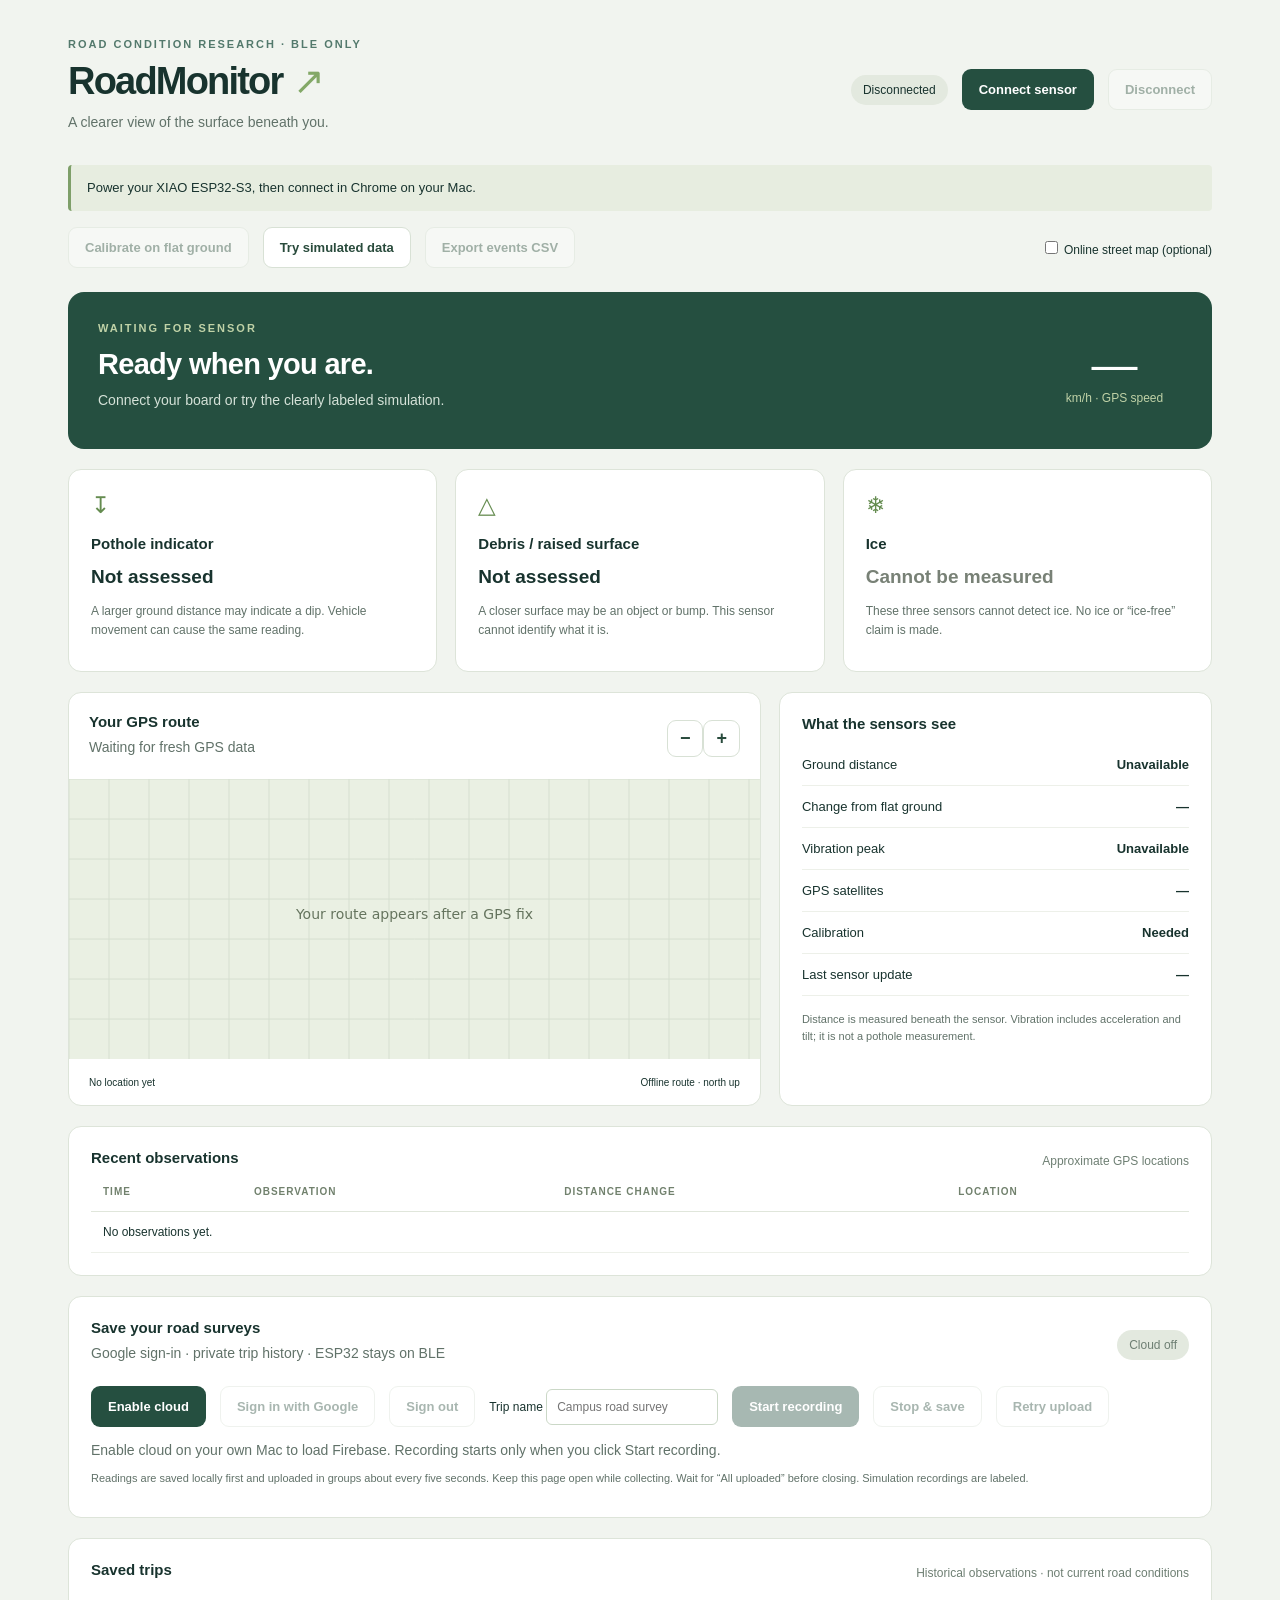
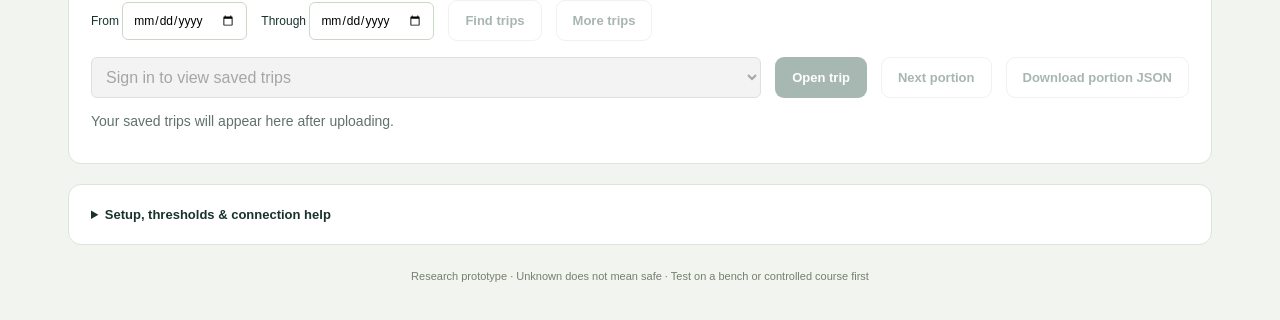
<file: RoadMonitor_BLE_Mac_v2/dashboard.html>
<!doctype html>
<html lang="en"><head><meta charset="utf-8"><meta name="viewport" content="width=device-width,initial-scale=1"><title>RoadMonitor • BLE</title><link rel="stylesheet" href="style.css"></head>
<body><main>
<header><div><div class="eyebrow">ROAD CONDITION RESEARCH · BLE ONLY</div><h1>RoadMonitor<span>↗</span></h1><p>A clearer view of the surface beneath you.</p></div><div class="actions"><span id="connection" class="badge">Disconnected</span><button id="connect">Connect sensor</button><button id="disconnect" class="secondary" disabled>Disconnect</button></div></header>
<div id="message" role="status" aria-live="polite">Power your XIAO ESP32-S3, then connect in Chrome on your Mac.</div>
<div class="toolbar"><button id="calibrate" class="secondary" disabled>Calibrate on flat ground</button><button id="demo" class="secondary">Try simulated data</button><button id="export" class="secondary" disabled>Export events CSV</button><label><input id="streets" type="checkbox"> Online street map (optional)</label></div>
<section class="hero"><div><div class="eyebrow" id="mode">WAITING FOR SENSOR</div><h2 id="summary">Ready when you are.</h2><p id="summaryDetail">Mount the distance sensor facing down. Keep still on a flat surface to calibrate.</p></div><div class="speed"><strong id="speed">—</strong><span>km/h · GPS speed</span></div></section>
<section class="cards" aria-label="Road indicators">
<article><div class="icon">↧</div><h3>Pothole indicator</h3><strong id="pothole">Not assessed</strong><p>A larger ground distance may indicate a dip. Vehicle movement can cause the same reading.</p></article>
<article><div class="icon">△</div><h3>Debris / raised surface</h3><strong id="debris">Not assessed</strong><p>A closer surface may be an object or bump. This sensor cannot identify what it is.</p></article>
<article><div class="icon">❄</div><h3>Ice</h3><strong class="muted">Cannot be measured</strong><p>These three sensors cannot detect ice. No ice or “ice-free” claim is made.</p></article>
</section>
<section class="lower"><article class="mapPanel"><div class="panelHead"><div><h3>Your GPS route</h3><p id="gpsStatus">Waiting for a GPS fix</p></div><div><button id="zoomOut" class="square secondary" aria-label="Zoom out">−</button><button id="zoomIn" class="square secondary" aria-label="Zoom in">+</button></div></div><canvas id="map" aria-label="GPS route map; coordinates shown below"></canvas><div class="mapFoot"><span id="coordinates">No location yet</span><span id="attribution">Offline route · north up</span></div></article>
<article class="readings"><h3>What the sensors see</h3><div><span>Ground distance</span><strong id="distance">—</strong></div><div><span>Change from flat ground</span><strong id="change">—</strong></div><div><span>Vibration peak</span><strong id="vibration">—</strong></div><div><span>GPS satellites</span><strong id="satellites">—</strong></div><div><span>Calibration</span><strong id="calStatus">Needed</strong></div><div><span>Last sensor update</span><strong id="age">—</strong></div><p>Distance is measured beneath the sensor. Vibration includes acceleration and tilt; it is not a pothole measurement.</p></article></section>
<section class="events"><div class="panelHead"><h3>Recent observations</h3><span>Approximate GPS locations</span></div><div class="tableWrap"><table><thead><tr><th>Time</th><th>Observation</th><th>Distance change</th><th>Location</th></tr></thead><tbody id="events"><tr><td colspan="4">No observations yet.</td></tr></tbody></table></div></section>
<section class="cloudPanel" aria-label="Cloud recording">
<div class="panelHead"><div><h3>Save your road surveys</h3><p>Google sign-in · private trip history · ESP32 stays on BLE</p></div><span id="cloudAccount" class="badge">Cloud off</span></div>
<div class="toolbar"><button id="enableCloud">Enable cloud</button><button id="googleSignIn" class="secondary" disabled>Sign in with Google</button><button id="googleSignOut" class="secondary" disabled>Sign out</button><label>Trip name <input id="tripName" maxlength="100" placeholder="Campus road survey"></label><button id="recordStart" disabled>Start recording</button><button id="recordStop" class="secondary" disabled>Stop & save</button><button id="syncNow" class="secondary" disabled>Retry upload</button></div>
<p id="cloudStatus" role="status" aria-live="polite">Enable cloud on your own Mac to load Firebase. Recording starts only when you click Start recording.</p>
<p class="cloudNote">Readings are saved locally first and uploaded in groups about every five seconds. Keep this page open while collecting. Wait for “All uploaded” before closing. Simulation recordings are labeled.</p>
</section>
<section class="cloudPanel" aria-label="Saved trips">
<div class="panelHead"><h3>Saved trips</h3><span>Historical observations · not current road conditions</span></div>
<div class="toolbar"><label>From <input id="historyFrom" type="date"></label><label>Through <input id="historyTo" type="date"></label><button id="listTrips" class="secondary" disabled>Find trips</button><button id="moreTrips" class="secondary" disabled>More trips</button></div>
<div class="toolbar"><select id="tripSelect" aria-label="Saved trip" disabled><option>Sign in to view saved trips</option></select><button id="loadTrip" disabled>Open trip</button><button id="nextPart" class="secondary" disabled>Next portion</button><button id="downloadPart" class="secondary" disabled>Download portion JSON</button></div>
<p id="historyStatus" role="status">Your saved trips will appear here after uploading.</p>
<div id="playback" hidden><canvas id="historyMap" aria-label="Saved GPS route"></canvas><div class="toolbar"><button id="playTrip" class="secondary">Play</button><input id="historySlider" type="range" min="0" max="0" value="0" aria-label="Position in saved recording"><span id="historyTime"></span></div><div class="historyValues" id="historyValues"></div></div>
</section>
<details><summary>Setup, thresholds & connection help</summary><p>Use Chrome at <code>http://localhost:8000/dashboard.html</code>. Turn on Bluetooth and allow Chrome in macOS System Settings → Privacy & Security → Bluetooth. Connect from this page; pairing in macOS settings is unnecessary.</p><p>If the chooser is empty: reset the board, attach its external antenna, close other BLE apps, and use the button below. Serial Monitor at 115200 should show “BLE advertising: RoadMonitor-S3”.</p><button id="scanAll" class="secondary">Find device without name filter</button><p>After connecting, hold the mounted sensors still over flat ground and click Calibrate. A three-second calibration is required after every reset or mounting change. Use a stable downward-facing mounting about 10–60 cm above a matte surface for the initial bench test.</p><div class="thresholds"><label>Dip / raised surface threshold (mm)<input id="rangeThreshold" type="number" min="10" max="300" value="40"></label><label>Vibration threshold (g)<input id="vibrationThreshold" type="number" min="0.1" max="3" step="0.05" value="0.35"></label></div><p>Defaults are experimental, not validated detection thresholds. Surface changes need two consecutive readings. Ice requires a separate sensing and validation approach. No TI radar is connected by this firmware.</p><p>Offline mode makes no external requests. Enabling street maps sends tile requests for the displayed area to OpenStreetMap. With cloud off, your route stays in this tab unless exported. Cloud recording saves readings on this Mac and uploads them to your Firebase account. Export before refreshing.</p></details>
<footer>Research prototype · Unknown does not mean safe · Test on a bench or controlled course first</footer>
</main><script src="app.js"></script><script type="module" src="cloud.js"></script></body></html>
</file>
<file: RoadMonitor_BLE_Mac_v2/style.css>
:root{font-family:Inter,-apple-system,BlinkMacSystemFont,"Segoe UI",sans-serif;color:#18332e;background:#f1f4ef;font-synthesis:none}*{box-sizing:border-box}body{margin:0}main{max-width:1200px;margin:auto;padding:38px 28px}header,.actions,.toolbar,.panelHead,.mapFoot{display:flex;align-items:center;justify-content:space-between;gap:14px}header{margin-bottom:24px}.eyebrow{font-size:11px;font-weight:750;letter-spacing:2px;color:#53796c}h1{font-size:38px;margin:9px 0 6px;letter-spacing:-1.8px}h1 span{color:#83a867;margin-left:10px}p{color:#617269;font-size:14px;line-height:1.6;margin:8px 0}button{font:inherit;font-size:13px;font-weight:650;border:1px solid transparent;border-radius:9px;padding:12px 16px;background:#254f40;color:white;cursor:pointer}button:hover{filter:brightness(.94)}button:disabled{opacity:.4;cursor:default}.secondary{background:#fff;color:#294b3c;border-color:#d8e1d5}.badge{font-size:12px;background:#e3e9df;border-radius:20px;padding:8px 12px;white-space:nowrap}#message{background:#e7ede0;border-left:3px solid #7e9f69;padding:13px 16px;font-size:13px;line-height:1.5;border-radius:4px}.toolbar{justify-content:flex-start;flex-wrap:wrap;margin:16px 0 24px}.toolbar label{margin-left:auto;font-size:12px}.hero{border-radius:16px;background:#254f40;color:white;display:flex;justify-content:space-between;gap:20px;padding:30px;margin-bottom:20px}.hero .eyebrow{color:#c0d2a7}.hero h2{font-size:29px;letter-spacing:-.7px;margin:14px 0 8px}.hero p{color:#d5e2d8;max-width:700px}.speed{display:flex;flex-direction:column;align-items:center;justify-content:center;min-width:135px}.speed strong{font-size:46px;font-weight:500}.speed span{font-size:12px;color:#c0d2a7}.cards{display:grid;grid-template-columns:repeat(3,1fr);gap:18px}article,.events,details{background:#fff;border:1px solid #dde4d9;border-radius:13px;padding:22px}h3{font-size:15px;margin:0 0 12px}.cards strong{font-size:19px;display:block;margin:14px 0}.icon{color:#658c50;font-size:23px;margin-bottom:16px}.cards p{font-size:12px}.muted{color:#788176}.warn{color:#a4611d}.lower{display:grid;grid-template-columns:1.6fr 1fr;gap:18px;margin:20px 0}.mapPanel{padding:20px 0 0;overflow:hidden}.mapPanel .panelHead,.mapFoot{padding:0 20px}.panelHead p,.panelHead h3{margin:0 0 6px}.panelHead span{font-size:12px;color:#6e7f73}.square{padding:7px 12px;font-size:18px}canvas{width:100%;height:280px;display:block;margin-top:15px;background:#eaf0e3}.mapFoot{min-height:46px;font-size:10px;gap:6px;flex-wrap:wrap;padding-top:8px;padding-bottom:8px}.readings>div{display:flex;justify-content:space-between;gap:14px;padding:13px 0;border-bottom:1px solid #edf0e9;font-size:13px}.readings strong{text-align:right}.readings p{font-size:11px;margin-top:15px}.tableWrap{overflow:auto}table{border-collapse:collapse;width:100%;font-size:12px;text-align:left}th{font-size:10px;text-transform:uppercase;letter-spacing:1px;color:#71816d;padding:14px 12px;border-bottom:1px solid #e0e6db}td{padding:13px 12px;border-bottom:1px solid #edf0e9;white-space:nowrap}details{margin-top:20px;font-size:13px}summary{font-weight:650;cursor:pointer}details p{font-size:12px}.thresholds{display:flex;gap:25px;margin:15px 0}.thresholds label{display:flex;flex-direction:column;gap:8px}.thresholds input{padding:8px;max-width:150px;border:1px solid #cbd8c7;border-radius:5px}footer{text-align:center;color:#73816d;font-size:11px;margin-top:25px}a{color:inherit}button:focus-visible,input:focus-visible,summary:focus-visible{outline:3px solid #98b676;outline-offset:3px}@media(max-width:800px){header{align-items:flex-start;flex-direction:column}.cards{grid-template-columns:1fr}.lower{grid-template-columns:1fr}.actions{flex-wrap:wrap}.hero{padding:22px}.hero h2{font-size:23px}.speed{min-width:90px}.speed strong{font-size:32px}main{padding:22px 16px}.toolbar label{margin-left:0}.thresholds{flex-wrap:wrap}}

.cloudPanel{background:#fff;border:1px solid #dde4d9;border-radius:13px;padding:22px;margin-top:20px}.cloudPanel .toolbar{margin-bottom:12px}.cloudPanel label{font-size:12px;margin-left:0}.cloudPanel input:not([type=range]),.cloudPanel select{font:inherit;border:1px solid #cbd8c7;border-radius:6px;padding:10px;max-width:100%}.cloudPanel select{min-width:180px;flex:1}.cloudNote{font-size:11px}.historyValues{display:grid;grid-template-columns:repeat(3,1fr);gap:10px;font-size:13px;padding:12px 0}.historyValues div{background:#f1f4ef;padding:12px;border-radius:8px}.historyValues strong{display:block;margin-top:5px}#historySlider{flex:1;min-width:130px}#historyMap{height:240px}#cloudStatus{white-space:pre-line;overflow-wrap:anywhere}#historyTime{font-size:12px}[hidden]{display:none!important}@media(max-width:800px){.cloudPanel .panelHead{align-items:flex-start;flex-direction:column}.historyValues{grid-template-columns:1fr 1fr}.cloudPanel .toolbar{align-items:stretch}.cloudPanel input:not([type=range]){width:100%}}
</file>
